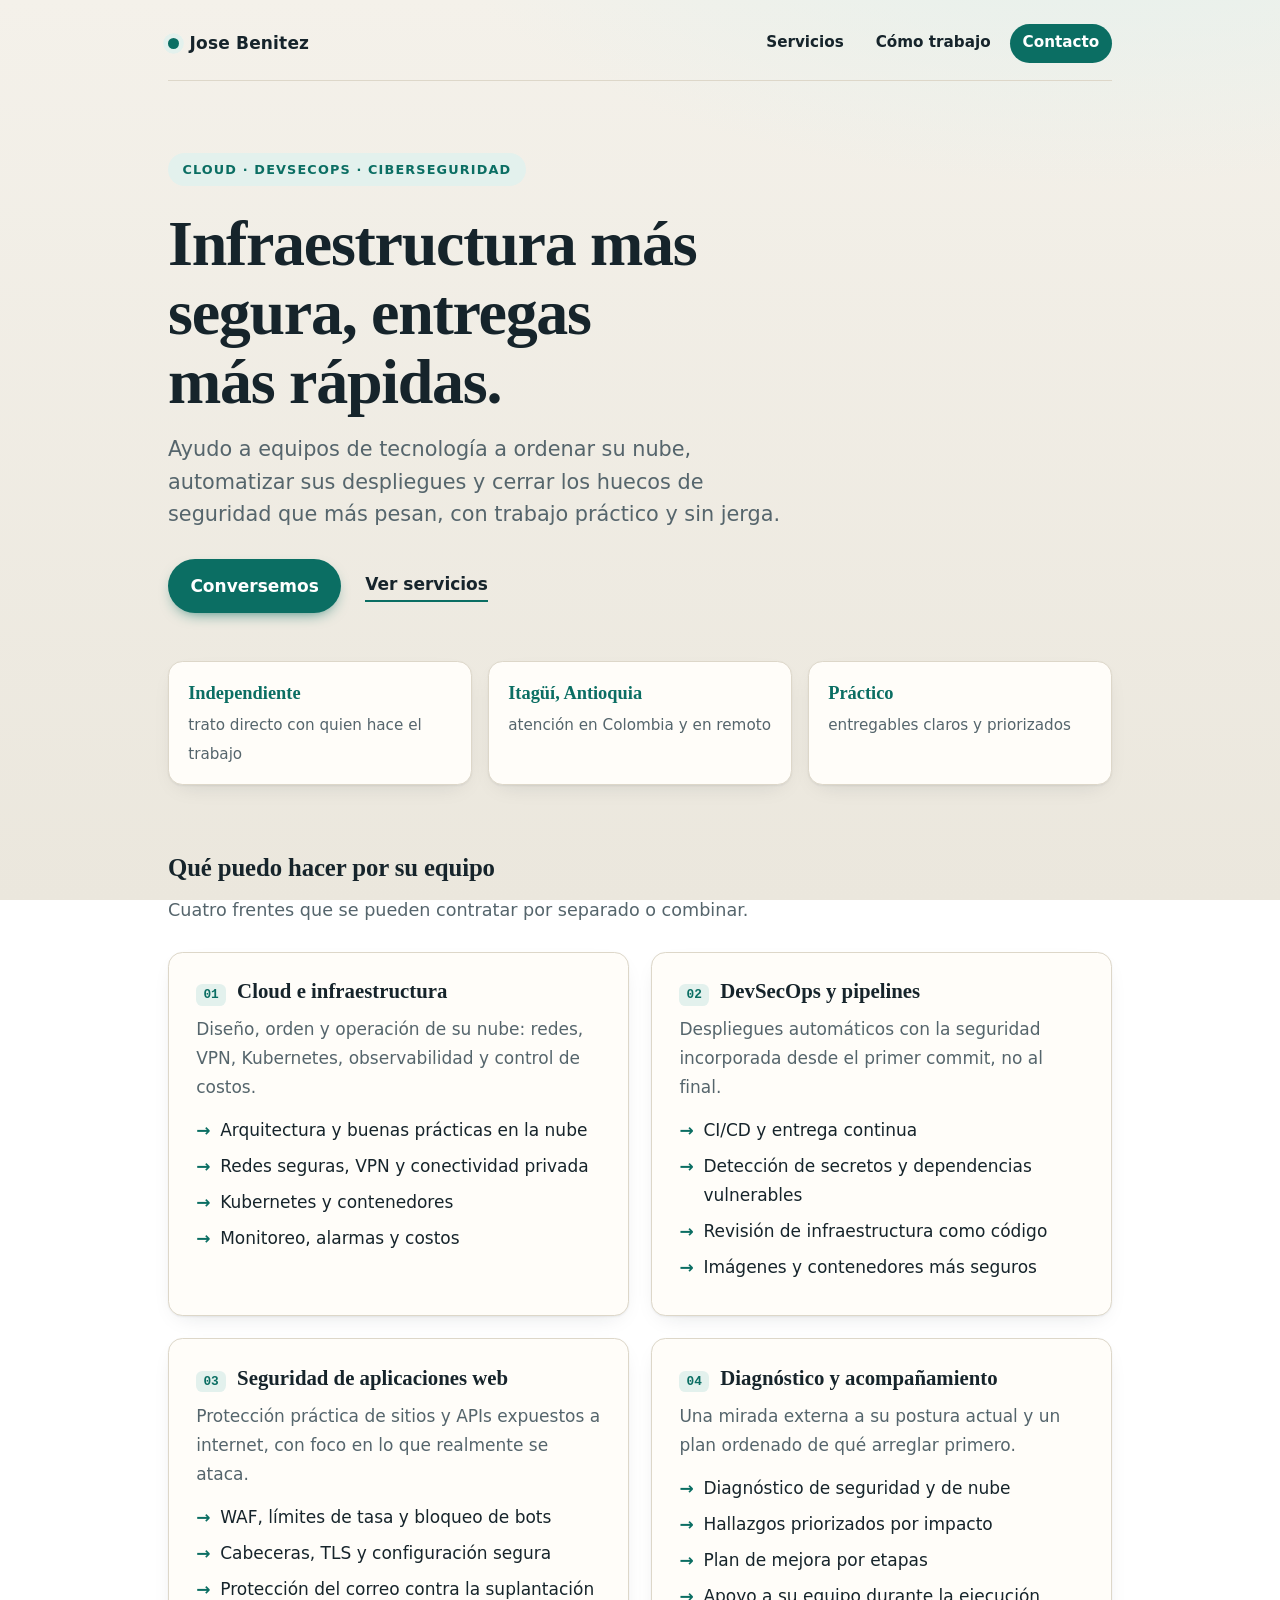
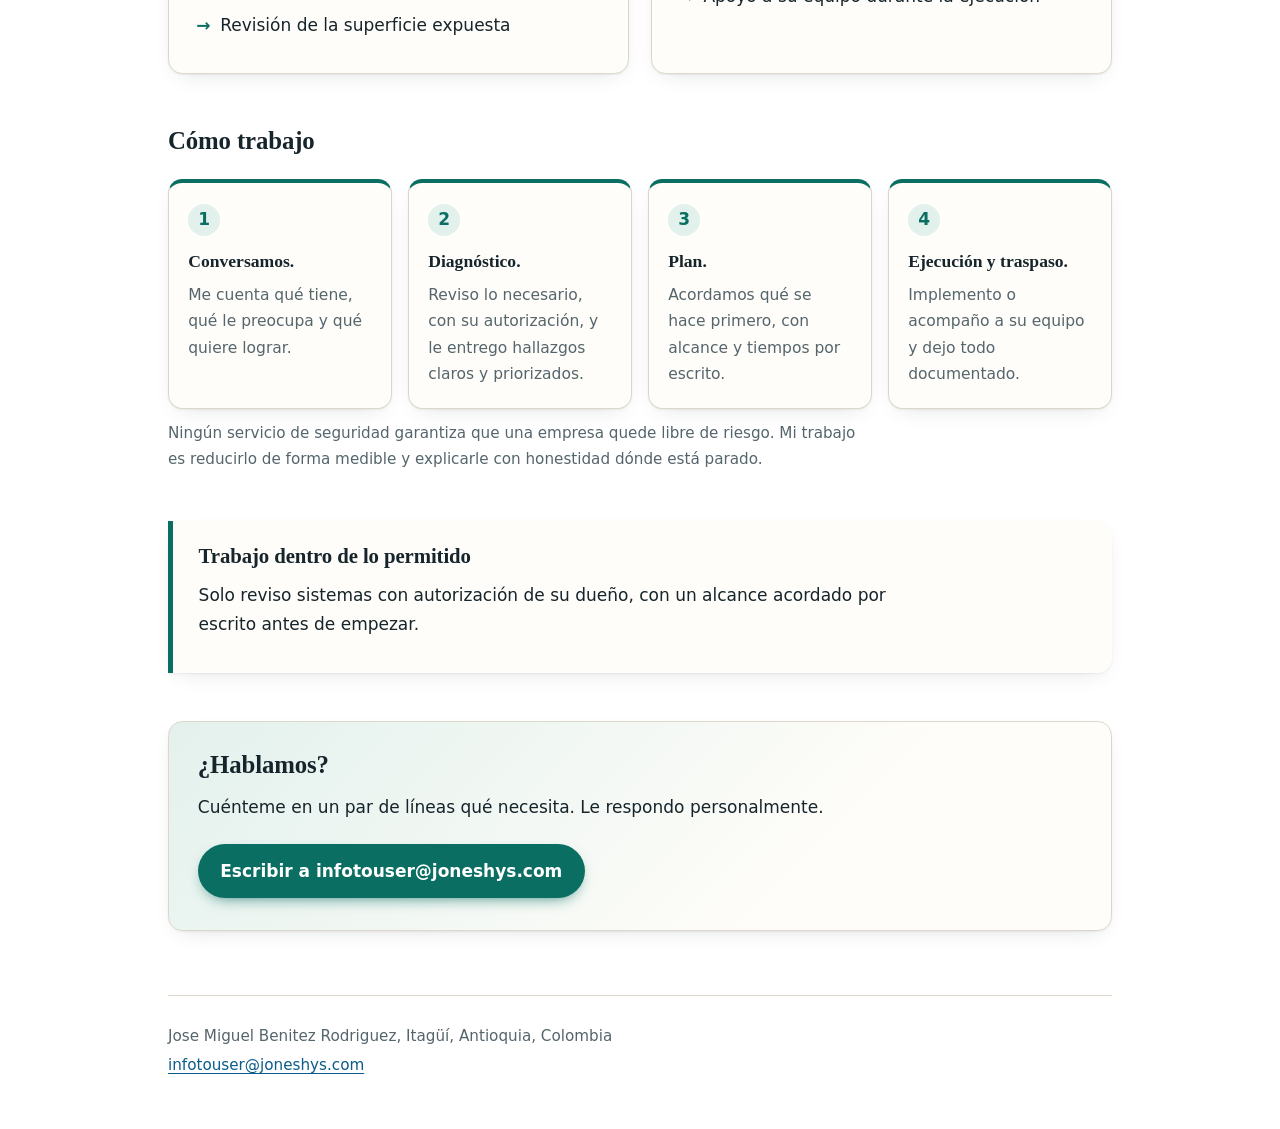
<file: index.html>
<!doctype html>
<html lang="es">
<head>
<meta charset="utf-8">
<meta name="viewport" content="width=device-width, initial-scale=1">
<meta http-equiv="Content-Security-Policy" content="default-src 'none'; style-src 'self'; img-src 'self'; base-uri 'none'; form-action 'none'">
<meta name="referrer" content="no-referrer">
<meta name="robots" content="noindex">
<title>Jose Benitez · Cloud, DevSecOps y ciberseguridad</title>
<meta name="description" content="Servicios independientes de cloud, DevSecOps y ciberseguridad para empresas que quieren operar más seguro y entregar más rápido. Itagüí, Antioquia, Colombia.">
<link rel="stylesheet" href="style.css">
</head>
<body>
<div class="pagina">
  <header class="cabecera">
    <p class="sitio">Jose Benitez</p>
    <nav class="menu" aria-label="Secciones">
      <a href="#servicios">Servicios</a>
      <a href="#metodo">Cómo trabajo</a>
      <a href="#contacto" class="menu-cta">Contacto</a>
    </nav>
  </header>

  <main>
    <section class="portada hero">
      <p class="etiqueta">Cloud · DevSecOps · Ciberseguridad</p>
      <h1>Infraestructura más segura, entregas más rápidas.</h1>
      <p class="lead">Ayudo a equipos de tecnología a ordenar su nube, automatizar sus despliegues y cerrar los huecos de seguridad que más pesan, con trabajo práctico y sin jerga.</p>
      <div class="acciones">
        <a class="boton" href="mailto:infotouser@joneshys.com?subject=Quiero%20conversar%20sobre%20servicios">Conversemos</a>
        <a class="enlace-sec" href="#servicios">Ver servicios</a>
      </div>
      <ul class="datos-rapidos" aria-label="Datos clave">
        <li><b>Independiente</b><span>trato directo con quien hace el trabajo</span></li>
        <li><b>Itagüí, Antioquia</b><span>atención en Colombia y en remoto</span></li>
        <li><b>Práctico</b><span>entregables claros y priorizados</span></li>
      </ul>
    </section>

    <section id="servicios" aria-labelledby="serv-t">
      <h2 id="serv-t">Qué puedo hacer por su equipo</h2>
      <p class="intro">Cuatro frentes que se pueden contratar por separado o combinar.</p>
      <div class="servicios">
        <article class="tarjeta">
          <h3><span class="num">01</span> Cloud e infraestructura</h3>
          <p>Diseño, orden y operación de su nube: redes, VPN, Kubernetes, observabilidad y control de costos.</p>
          <ul>
            <li>Arquitectura y buenas prácticas en la nube</li>
            <li>Redes seguras, VPN y conectividad privada</li>
            <li>Kubernetes y contenedores</li>
            <li>Monitoreo, alarmas y costos</li>
          </ul>
        </article>
        <article class="tarjeta">
          <h3><span class="num">02</span> DevSecOps y pipelines</h3>
          <p>Despliegues automáticos con la seguridad incorporada desde el primer commit, no al final.</p>
          <ul>
            <li>CI/CD y entrega continua</li>
            <li>Detección de secretos y dependencias vulnerables</li>
            <li>Revisión de infraestructura como código</li>
            <li>Imágenes y contenedores más seguros</li>
          </ul>
        </article>
        <article class="tarjeta">
          <h3><span class="num">03</span> Seguridad de aplicaciones web</h3>
          <p>Protección práctica de sitios y APIs expuestos a internet, con foco en lo que realmente se ataca.</p>
          <ul>
            <li>WAF, límites de tasa y bloqueo de bots</li>
            <li>Cabeceras, TLS y configuración segura</li>
            <li>Protección del correo contra la suplantación</li>
            <li>Revisión de la superficie expuesta</li>
          </ul>
        </article>
        <article class="tarjeta">
          <h3><span class="num">04</span> Diagnóstico y acompañamiento</h3>
          <p>Una mirada externa a su postura actual y un plan ordenado de qué arreglar primero.</p>
          <ul>
            <li>Diagnóstico de seguridad y de nube</li>
            <li>Hallazgos priorizados por impacto</li>
            <li>Plan de mejora por etapas</li>
            <li>Apoyo a su equipo durante la ejecución</li>
          </ul>
        </article>
      </div>
    </section>

    <section id="metodo" aria-labelledby="met-t">
      <h2 id="met-t">Cómo trabajo</h2>
      <ol class="pasos">
        <li><b>Conversamos.</b><span>Me cuenta qué tiene, qué le preocupa y qué quiere lograr.</span></li>
        <li><b>Diagnóstico.</b><span>Reviso lo necesario, con su autorización, y le entrego hallazgos claros y priorizados.</span></li>
        <li><b>Plan.</b><span>Acordamos qué se hace primero, con alcance y tiempos por escrito.</span></li>
        <li><b>Ejecución y traspaso.</b><span>Implemento o acompaño a su equipo y dejo todo documentado.</span></li>
      </ol>
      <p class="nota">Ningún servicio de seguridad garantiza que una empresa quede libre de riesgo. Mi trabajo es reducirlo de forma medible y explicarle con honestidad dónde está parado.</p>
    </section>

    <section class="confianza" aria-labelledby="conf-t">
      <h2 id="conf-t">Trabajo dentro de lo permitido</h2>
      <p>Solo reviso sistemas con autorización de su dueño, con un alcance acordado por escrito antes de empezar.</p>
    </section>

    <section id="contacto" class="baja contacto" aria-labelledby="cont-t">
      <h2 id="cont-t">¿Hablamos?</h2>
      <p>Cuénteme en un par de líneas qué necesita. Le respondo personalmente.</p>
      <a class="boton" href="mailto:infotouser@joneshys.com?subject=Quiero%20conversar%20sobre%20servicios">Escribir a infotouser@joneshys.com</a>
    </section>
  </main>

  <footer class="pie">
    <p>Jose Miguel Benitez Rodriguez, Itagüí, Antioquia, Colombia</p>
    <p><a href="mailto:infotouser@joneshys.com">infotouser@joneshys.com</a></p>
  </footer>
</div>
</body>
</html>
</file>
<file: style.css>
/* Landing de la revisión pasiva. Sin JavaScript, sin fuentes ni recursos externos. Compatible con CSP default-src 'none'; style-src 'self'; img-src 'self'. */
:root{
  color-scheme:light dark;
  --fondo:#f4f1ea;--fondo-2:#ebe7dd;--papel:#fffdf9;--tinta:#16242b;--suave:#55656c;--linea:#ddd7c9;
  --acento:#0b6e63;--acento-2:#0d8a7c;--acento-fondo:#e3f1ed;
  --no:#9a3b2e;--no-fondo:#f7e9e5;
  --registro:#0f2a33;--registro-barra:#0a1d24;--registro-texto:#d7e6ea;--registro-suave:#8fb0b9;--registro-linea:#24404a;
  --enlace:#0b5c8a;
  --aviso:#fff3cd;--aviso-texto:#4a3b00;--aviso-linea:#e0c46c;
  --sombra:0 1px 2px rgba(22,36,43,.06),0 8px 24px -12px rgba(22,36,43,.18);
  --radio:.9rem;
  --serif:"Iowan Old Style","Palatino Linotype",Charter,"Book Antiqua",Georgia,serif;
  --sans:system-ui,-apple-system,"Segoe UI",Roboto,"Helvetica Neue",Arial,sans-serif;
  --mono:ui-monospace,"SFMono-Regular",Menlo,Consolas,monospace;
}
@media (prefers-color-scheme:dark){:root{
  --fondo:#0d1519;--fondo-2:#111c21;--papel:#15232a;--tinta:#e8eff1;--suave:#9db0b8;--linea:#26363e;
  --acento:#5cc9b8;--acento-2:#7ad8c9;--acento-fondo:#12302d;
  --no:#e59a8d;--no-fondo:#35201c;
  --registro:#0a1418;--registro-barra:#071014;--registro-texto:#d2e4e8;--registro-suave:#7fa3ad;--registro-linea:#1f343c;
  --enlace:#8cc6ea;
  --aviso:#3a3000;--aviso-texto:#ffe9a0;--aviso-linea:#7a6500;
  --sombra:0 1px 2px rgba(0,0,0,.4),0 10px 28px -14px rgba(0,0,0,.6);}}

*{box-sizing:border-box}
html{font-size:100%;-webkit-text-size-adjust:100%;scroll-behavior:smooth}
body{
  margin:0;color:var(--tinta);font:1.0625rem/1.7 var(--sans);
  background:
    radial-gradient(60rem 28rem at 85% -8rem,var(--acento-fondo),transparent 70%),
    linear-gradient(180deg,var(--fondo),var(--fondo-2));
  background-attachment:fixed;min-height:100vh;
  -webkit-font-smoothing:antialiased;
}
.pagina{max-width:62rem;margin:0 auto;padding:0 1.5rem}
a{color:var(--enlace);text-underline-offset:.2em;text-decoration-thickness:.08em}
a:hover{text-decoration-thickness:.14em}
a:focus-visible{outline:3px solid var(--enlace);outline-offset:3px;border-radius:3px}
h1,h2{font-family:var(--serif);font-weight:700;color:var(--tinta);text-wrap:balance}
h1{font-size:clamp(2.1rem,5.2vw,3.4rem);line-height:1.08;letter-spacing:-.02em;margin:0 0 1.1rem;max-width:24ch}
h2{font-size:1.55rem;line-height:1.25;margin:3.25rem 0 .8rem;letter-spacing:-.005em}
p,ul,dl{margin:.75rem 0;max-width:44rem}
li{margin:.4rem 0}

/* Cabecera */
.cabecera{
  padding:1.5rem 0 1.1rem;display:flex;flex-wrap:wrap;gap:.3rem 1rem;
  justify-content:space-between;align-items:center;border-bottom:1px solid var(--linea);
}
.sitio{font-weight:700;margin:0;display:flex;align-items:center;gap:.65rem;letter-spacing:.01em}
.sitio::before{
  content:"";width:.7rem;height:.7rem;border-radius:50%;background:var(--acento);
  box-shadow:0 0 0 .3rem var(--acento-fondo);flex:none;
}
.sitio a{color:inherit;text-decoration:none}
.sitio a:hover{text-decoration:underline}
.firma{color:var(--suave);margin:0;font-size:.95rem}

/* Aviso de borrador */
.borrador{
  background:var(--aviso);color:var(--aviso-texto);border:1px solid var(--aviso-linea);
  border-left-width:5px;border-radius:.6rem;padding:.75rem 1.1rem;margin:1.4rem 0 0;font-size:.95rem;max-width:none;
}

/* Portada */
.portada{padding:3.75rem 0 1rem;position:relative}
.portada.inicio::before{
  content:"Una sola pasada · Solo lo público · Sin sorpresas";
  display:inline-block;font-size:.8rem;font-weight:700;letter-spacing:.09em;text-transform:uppercase;
  color:var(--acento);background:var(--acento-fondo);border-radius:999px;padding:.35rem .9rem;margin-bottom:1.4rem;
}
.portada .lead{font-size:1.3rem;line-height:1.55;color:var(--suave);max-width:40rem}
.portada p:not(.lead){max-width:40rem}

/* Lo que miré / no hago */
.doble{display:grid;grid-template-columns:1fr 1fr;gap:1.4rem;margin:2.25rem 0 0}
.bloque{
  background:var(--papel);border:1px solid var(--linea);border-radius:var(--radio);
  padding:1.5rem 1.6rem 1.4rem;box-shadow:var(--sombra);position:relative;overflow:hidden;
}
.bloque::before{content:"";position:absolute;inset:0 0 auto 0;height:5px}
.bloque h2{margin:.2rem 0 .8rem;font-size:1.3rem}
.bloque ul{padding:0;margin:0;list-style:none;max-width:none}
.bloque li{padding-left:2.1rem;position:relative;margin:.65rem 0}
.bloque li::before{
  position:absolute;left:0;top:.18em;width:1.45rem;height:1.45rem;border-radius:50%;
  display:grid;place-items:center;font-size:.8rem;font-weight:800;line-height:1;
}
.miro::before{background:linear-gradient(90deg,var(--acento),var(--acento-2))}
.miro h2{color:var(--acento)}
.miro li::before{content:"✓";color:var(--acento);background:var(--acento-fondo)}
.nohago::before{background:var(--no)}
.nohago h2{color:var(--no)}
.nohago li::before{content:"✕";color:var(--no);background:var(--no-fondo)}
.bloque .nota{margin:1.1rem 0 0;padding-top:.9rem;border-top:1px dashed var(--linea)}

/* Registro del servidor, estilo terminal */
.registro{
  background:var(--registro);color:var(--registro-texto);border-radius:var(--radio);
  margin:1.4rem 0 0;overflow:hidden;box-shadow:var(--sombra);
}
.registro::before{
  content:"registro de acceso del servidor";display:block;padding:.65rem 1.1rem .65rem 4.2rem;
  background:
    radial-gradient(circle at 1.3rem 50%,#ff5f57 .38rem,transparent .42rem),
    radial-gradient(circle at 2.3rem 50%,#febc2e .38rem,transparent .42rem),
    radial-gradient(circle at 3.3rem 50%,#28c840 .38rem,transparent .42rem),
    var(--registro-barra);
  color:var(--registro-suave);font:.8rem/1.4 var(--mono);letter-spacing:.03em;border-bottom:1px solid var(--registro-linea);
}
.registro p{color:var(--registro-suave);max-width:none;margin:0;padding:1.2rem 1.5rem .4rem}
.registro ul{
  list-style:none;padding:.4rem 1.5rem 1.2rem;margin:0;max-width:none;
  font-family:var(--mono);font-size:.9rem;line-height:1.55;counter-reset:paso;
}
.registro li{
  display:grid;grid-template-columns:minmax(0,19rem) 1fr;gap:.25rem 1.5rem;
  padding:.8rem 0 .8rem 2.2rem;border-top:1px solid var(--registro-linea);margin:0;position:relative;counter-increment:paso;
}
.registro li:first-child{border-top:0}
.registro li::before{
  content:counter(paso);position:absolute;left:0;top:.85rem;width:1.5rem;height:1.5rem;border-radius:50%;
  display:grid;place-items:center;background:#16414a;color:#9fe3d6;font-size:.75rem;font-weight:700;
}
.registro b{font-weight:700;color:#fff;overflow-wrap:anywhere}
.registro span{color:var(--registro-suave);font-family:var(--sans);font-size:.93rem}
.nota{font-size:.95rem;color:var(--suave)}

/* Bloque de baja: llamada a la acción */
.baja{
  background:linear-gradient(135deg,var(--acento-fondo),var(--papel) 70%);
  border:1px solid var(--linea);border-radius:var(--radio);padding:1.75rem 1.8rem;margin:3rem 0 0;box-shadow:var(--sombra);
}
.baja h2{margin:0 0 .5rem}
.baja p{max-width:42rem}
.boton{
  display:inline-block;background:var(--acento);color:#fff;font-weight:700;text-decoration:none;
  padding:.8rem 1.4rem;border-radius:999px;margin:.6rem 0 .2rem;
  box-shadow:0 6px 16px -8px var(--acento);transition:transform .15s ease,box-shadow .15s ease,filter .15s ease;
}
@media (prefers-color-scheme:dark){.boton{color:#07201c}}
.boton:hover{transform:translateY(-2px);filter:brightness(1.08);box-shadow:0 10px 20px -10px var(--acento)}
.boton:active{transform:none}
.boton:focus-visible{outline:3px solid var(--tinta);outline-offset:3px}

/* Política: lista de definiciones */
dl.datos{max-width:44rem;background:var(--papel);border:1px solid var(--linea);border-radius:var(--radio);padding:.4rem 1.5rem 1.2rem;box-shadow:var(--sombra)}
dl.datos dt{font-weight:700;margin-top:1.1rem;color:var(--acento);font-size:.85rem;letter-spacing:.08em;text-transform:uppercase}
dl.datos dd{margin:.25rem 0 0}
main > section[aria-labelledby]:not(.baja):not(.portada) > p:not(.nota){max-width:44rem}

/* Landing comercial */
.menu{display:flex;gap:.4rem;align-items:center;flex-wrap:wrap}
.menu a{color:var(--tinta);text-decoration:none;font-weight:600;font-size:.95rem;padding:.4rem .8rem;border-radius:999px}
.menu a:hover{background:var(--acento-fondo)}
.menu .menu-cta{background:var(--acento);color:#fff}
.menu .menu-cta:hover{background:var(--acento);filter:brightness(1.1)}
@media (prefers-color-scheme:dark){.menu .menu-cta{color:#07201c}}
.hero{padding:4.5rem 0 1rem}
.hero .etiqueta{
  display:inline-block;font-size:.8rem;font-weight:700;letter-spacing:.09em;text-transform:uppercase;
  color:var(--acento);background:var(--acento-fondo);border-radius:999px;padding:.35rem .9rem;margin:0 0 1.4rem;
}
.hero h1{max-width:20ch;font-size:clamp(2.3rem,6vw,4rem)}
.acciones{display:flex;flex-wrap:wrap;gap:1rem 1.5rem;align-items:center;margin:1.8rem 0 0;max-width:none}
.acciones .boton{margin:0}
.enlace-sec{font-weight:700;color:var(--tinta);text-decoration:none;border-bottom:2px solid var(--acento);padding-bottom:.1rem}
.enlace-sec:hover{color:var(--acento)}
.datos-rapidos{
  list-style:none;padding:0;margin:3rem 0 0;max-width:none;display:grid;
  grid-template-columns:repeat(3,1fr);gap:1rem;
}
.datos-rapidos li{margin:0;padding:1rem 1.2rem;background:var(--papel);border:1px solid var(--linea);border-radius:var(--radio);box-shadow:var(--sombra)}
.datos-rapidos b{display:block;font-family:var(--serif);font-size:1.15rem;color:var(--acento)}
.datos-rapidos span{color:var(--suave);font-size:.95rem}
.intro{color:var(--suave);font-size:1.1rem}
.servicios{display:grid;grid-template-columns:1fr 1fr;gap:1.4rem;margin:1.6rem 0 0}
.tarjeta{
  background:var(--papel);border:1px solid var(--linea);border-radius:var(--radio);
  padding:1.6rem 1.7rem;box-shadow:var(--sombra);transition:transform .2s ease,box-shadow .2s ease;
}
.tarjeta:hover{transform:translateY(-3px)}
.tarjeta h3{font-family:var(--serif);font-size:1.3rem;line-height:1.25;margin:0 0 .6rem;display:flex;gap:.7rem;align-items:baseline}
.tarjeta .num{font:700 .8rem var(--mono);color:var(--acento);background:var(--acento-fondo);border-radius:.4rem;padding:.2rem .45rem}
.tarjeta p{margin:.3rem 0 .9rem;color:var(--suave)}
.tarjeta ul{list-style:none;padding:0;margin:0;max-width:none}
.tarjeta li{position:relative;padding-left:1.5rem;margin:.45rem 0}
.tarjeta li::before{content:"→";position:absolute;left:0;color:var(--acento);font-weight:700}
.pasos{list-style:none;counter-reset:p;padding:0;margin:1.4rem 0 0;max-width:none;display:grid;grid-template-columns:repeat(4,1fr);gap:1rem}
.pasos li{counter-increment:p;margin:0;padding:1.3rem 1.2rem;background:var(--papel);border:1px solid var(--linea);border-top:4px solid var(--acento);border-radius:var(--radio);box-shadow:var(--sombra)}
.pasos li::before{content:counter(p);display:grid;place-items:center;width:2rem;height:2rem;border-radius:50%;background:var(--acento-fondo);color:var(--acento);font-weight:800;margin-bottom:.7rem}
.pasos b{display:block;font-family:var(--serif);font-size:1.1rem;margin-bottom:.3rem}
.pasos span{color:var(--suave);font-size:.97rem;display:block}
.confianza{margin-top:3rem;padding:1.4rem 1.6rem;border-left:5px solid var(--acento);background:var(--papel);border-radius:0 var(--radio) var(--radio) 0;box-shadow:var(--sombra)}
.confianza h2{margin:0 0 .5rem;font-size:1.3rem}
.confianza p{max-width:none}
.contacto{text-align:left}
@media (max-width:52rem){
  .servicios,.pasos,.datos-rapidos{grid-template-columns:1fr 1fr}
}
@media (max-width:44rem){
  .servicios,.pasos,.datos-rapidos{grid-template-columns:1fr}
  .hero{padding-top:2.5rem}
  .menu a:not(.menu-cta){display:none}
}

/* Pie */
.pie{margin-top:4rem;padding:1.5rem 0 3rem;border-top:1px solid var(--linea);color:var(--suave);font-size:.95rem}
.pie p{margin:.25rem 0;max-width:none}

@media (max-width:44rem){
  .pagina{padding:0 1.1rem}
  .portada{padding-top:2.5rem}
  .doble{grid-template-columns:1fr}
  .registro li{grid-template-columns:1fr}
  .baja{padding:1.4rem 1.2rem}
  h2{margin-top:2.5rem}
}
@media (prefers-reduced-motion:reduce){
  html{scroll-behavior:auto}
  .boton{transition:none}
}
@media print{
  body{background:#fff;color:#000}
  .bloque,.baja,dl.datos{box-shadow:none;background:#fff}
  .registro{background:#fff;color:#000;border:1px solid #000;box-shadow:none}
  .registro::before{display:none}
  .registro b{color:#000}.registro span,.registro p{color:#333}
  .borrador{border:1px solid #000;background:#fff;color:#000}
  .boton{background:#fff;color:#000;border:1px solid #000;box-shadow:none}
}
</file>
